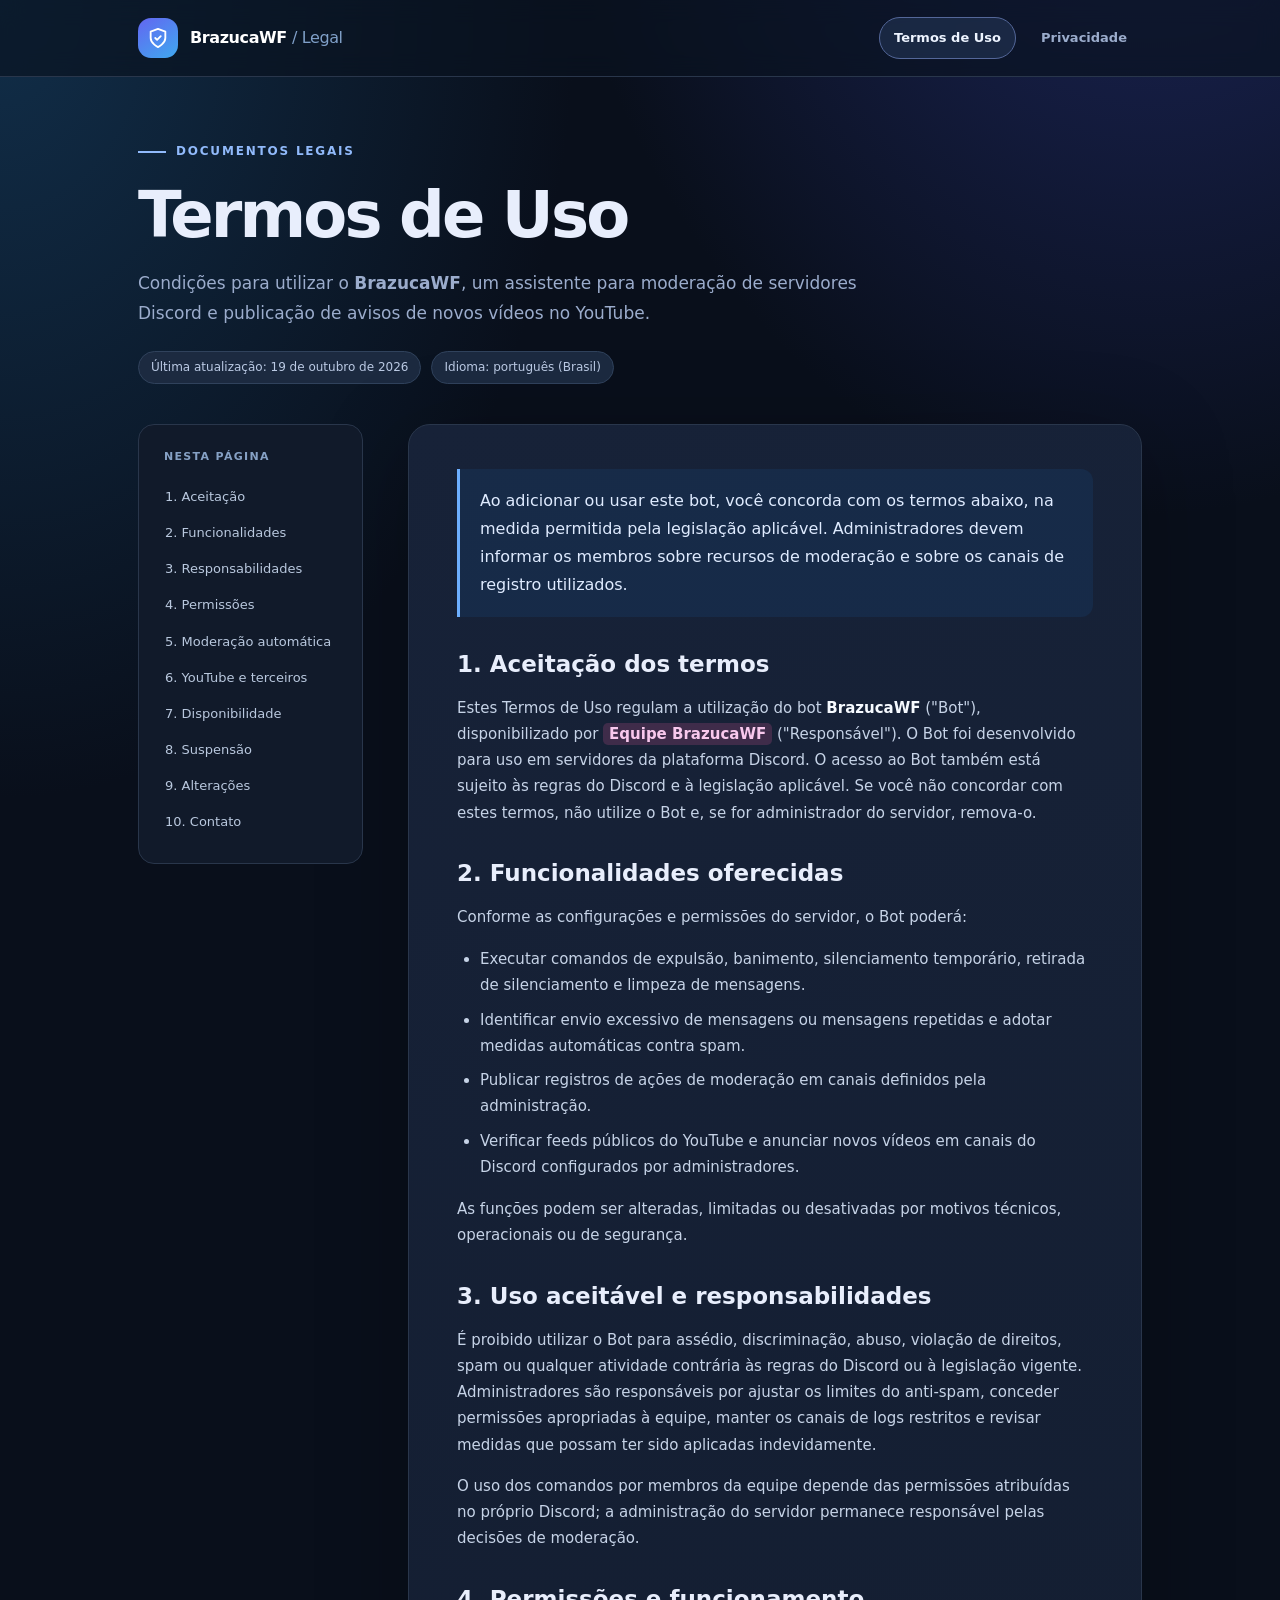
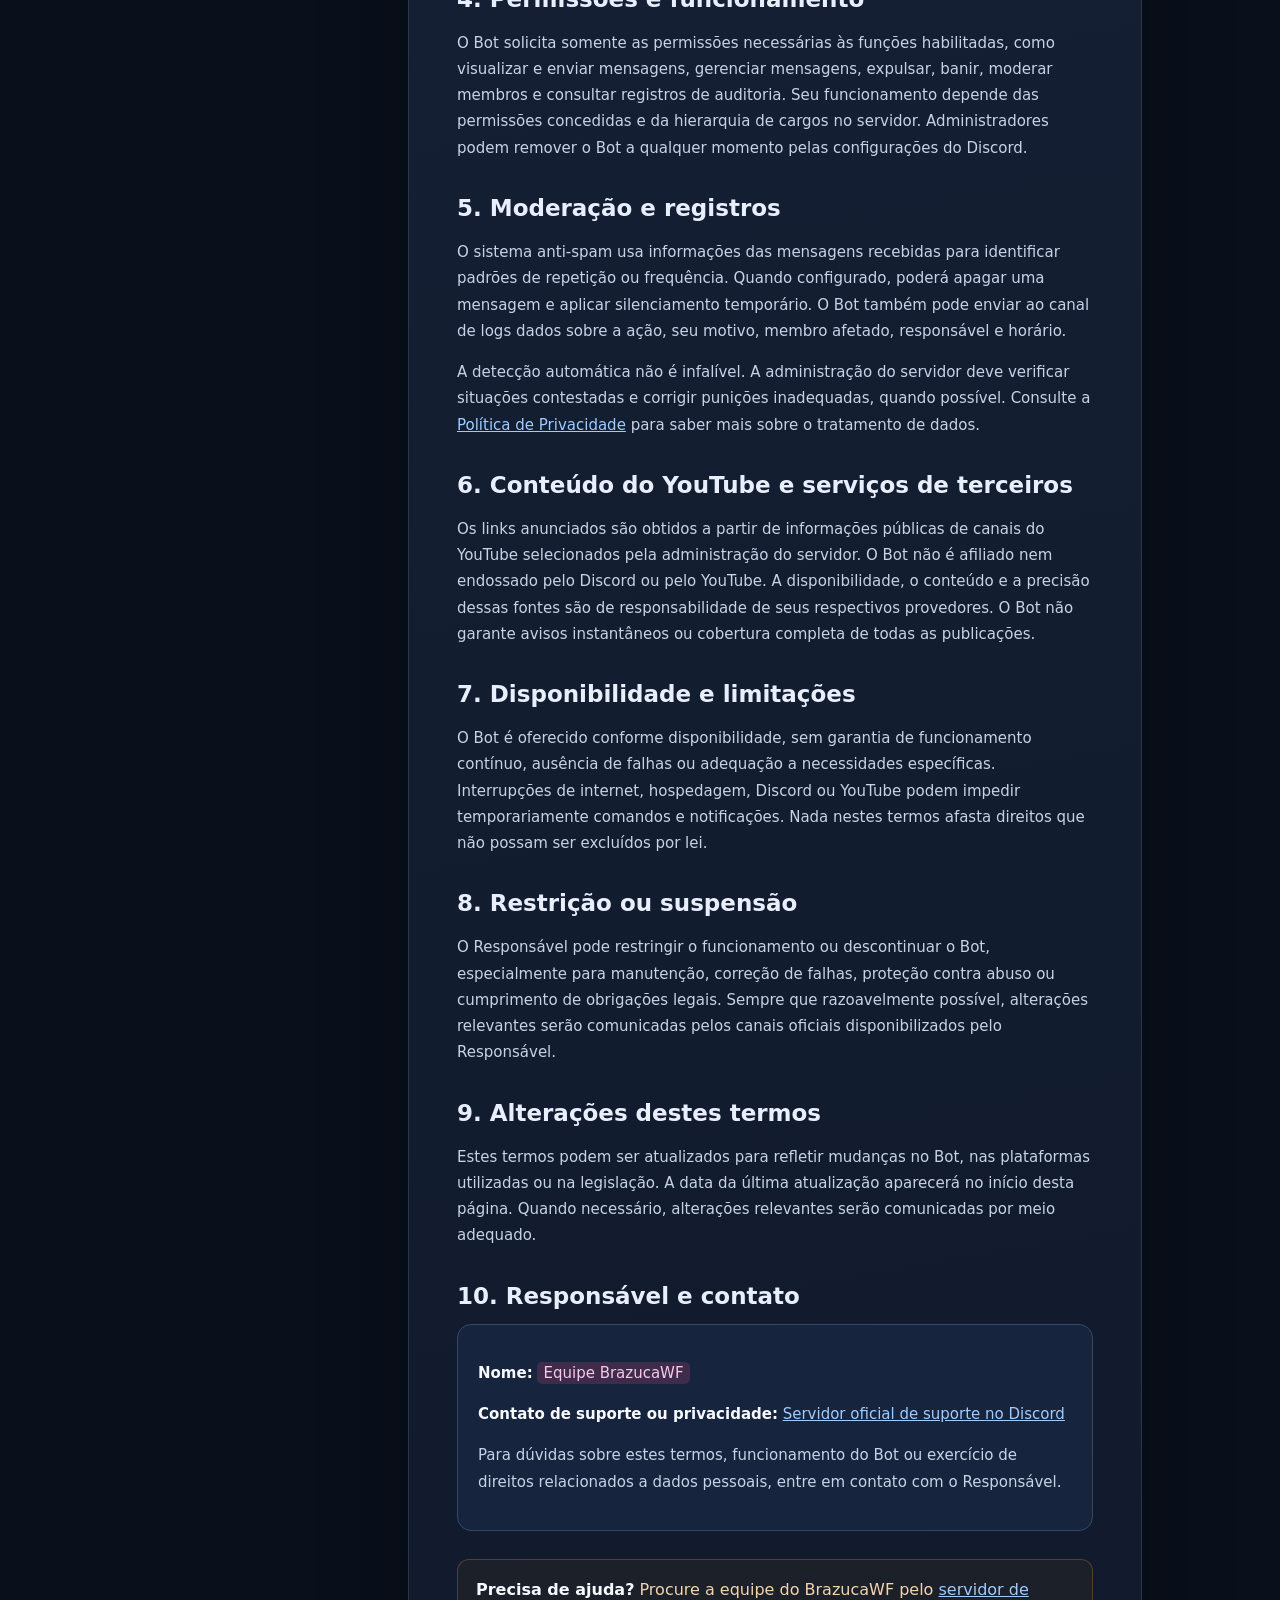
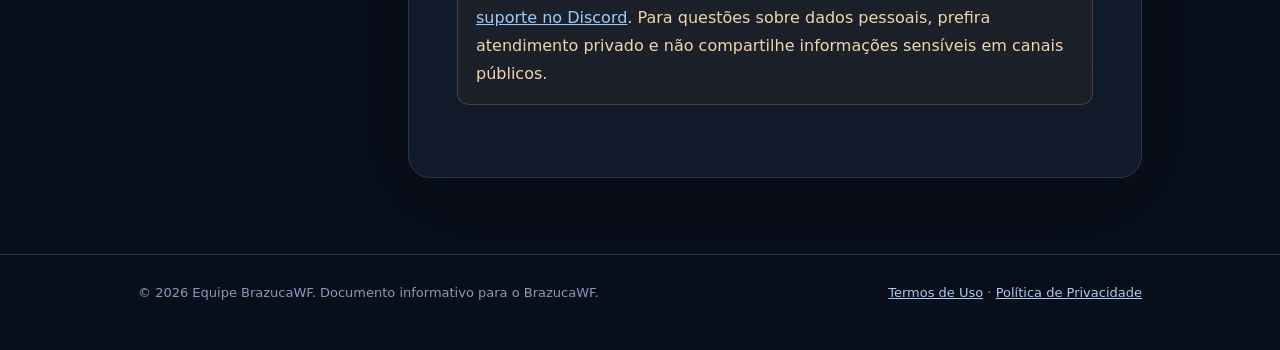
<file: index.html>
<!doctype html>
<html lang="pt-BR">
<head>
  <meta charset="utf-8">
  <meta name="viewport" content="width=device-width,initial-scale=1">
  <meta name="description" content="Termos de Uso do bot de moderação e avisos de novos vídeos do YouTube para Discord.">
  <meta name="robots" content="index,follow">
  <meta name="theme-color" content="#090f1b">
  <title>Termos de Uso | BrazucaWF</title>
  <link rel="stylesheet" href="style.css">
</head>
<body>
  <header><div class="wrap top">
    <a class="brand" href="./" aria-label="Página inicial dos Termos de Uso">
      <span class="brand-icon" aria-hidden="true"><svg viewBox="0 0 24 24" fill="none" stroke="white" stroke-width="2" stroke-linejoin="round" stroke-linecap="round"><path d="M12 22s8-4 8-10V5l-8-3-8 3v7c0 6 8 10 8 10Z"/><path d="m9 12 2 2 4-4"/></svg></span>
      <span><span class="bot-name">BrazucaWF</span> <span style="color:#80a0c9;font-weight:500">/ Legal</span></span>
    </a>
    <nav class="topnav" aria-label="Navegação principal"><a href="./" aria-current="page">Termos de Uso</a><a href="privacidade.html">Privacidade</a></nav>
  </div></header>
  <main class="wrap">
    <div class="hero"><div class="eyebrow">Documentos legais</div><h1>Termos de Uso</h1>
      <p>Condições para utilizar o <strong>BrazucaWF</strong>, um assistente para moderação de servidores Discord e publicação de avisos de novos vídeos no YouTube.</p>
      <div class="meta"><span>Última atualização: 19 de outubro de 2026</span><span>Idioma: português (Brasil)</span></div>
    </div>
    <div class="layout">
      <nav class="toc" aria-label="Índice dos termos"><h2>Nesta página</h2>
        <a href="#aceite">1. Aceitação</a><a href="#servicos">2. Funcionalidades</a><a href="#responsabilidades">3. Responsabilidades</a><a href="#permissoes">4. Permissões</a><a href="#moderacao">5. Moderação automática</a><a href="#youtube">6. YouTube e terceiros</a><a href="#disponibilidade">7. Disponibilidade</a><a href="#suspensao">8. Suspensão</a><a href="#alteracoes">9. Alterações</a><a href="#contato">10. Contato</a>
      </nav>
      <article class="paper">
        <div class="intro">Ao adicionar ou usar este bot, você concorda com os termos abaixo, na medida permitida pela legislação aplicável. Administradores devem informar os membros sobre recursos de moderação e sobre os canais de registro utilizados.</div>
        <section id="aceite"><h2>1. Aceitação dos termos</h2><p>Estes Termos de Uso regulam a utilização do bot <strong>BrazucaWF</strong> ("Bot"), disponibilizado por <strong><span class="replace">Equipe BrazucaWF</span></strong> ("Responsável"). O Bot foi desenvolvido para uso em servidores da plataforma Discord. O acesso ao Bot também está sujeito às regras do Discord e à legislação aplicável. Se você não concordar com estes termos, não utilize o Bot e, se for administrador do servidor, remova-o.</p></section>
        <section id="servicos"><h2>2. Funcionalidades oferecidas</h2><p>Conforme as configurações e permissões do servidor, o Bot poderá:</p><ul><li>Executar comandos de expulsão, banimento, silenciamento temporário, retirada de silenciamento e limpeza de mensagens.</li><li>Identificar envio excessivo de mensagens ou mensagens repetidas e adotar medidas automáticas contra spam.</li><li>Publicar registros de ações de moderação em canais definidos pela administração.</li><li>Verificar feeds públicos do YouTube e anunciar novos vídeos em canais do Discord configurados por administradores.</li></ul><p>As funções podem ser alteradas, limitadas ou desativadas por motivos técnicos, operacionais ou de segurança.</p></section>
        <section id="responsabilidades"><h2>3. Uso aceitável e responsabilidades</h2><p>É proibido utilizar o Bot para assédio, discriminação, abuso, violação de direitos, spam ou qualquer atividade contrária às regras do Discord ou à legislação vigente. Administradores são responsáveis por ajustar os limites do anti-spam, conceder permissões apropriadas à equipe, manter os canais de logs restritos e revisar medidas que possam ter sido aplicadas indevidamente.</p><p>O uso dos comandos por membros da equipe depende das permissões atribuídas no próprio Discord; a administração do servidor permanece responsável pelas decisões de moderação.</p></section>
        <section id="permissoes"><h2>4. Permissões e funcionamento</h2><p>O Bot solicita somente as permissões necessárias às funções habilitadas, como visualizar e enviar mensagens, gerenciar mensagens, expulsar, banir, moderar membros e consultar registros de auditoria. Seu funcionamento depende das permissões concedidas e da hierarquia de cargos no servidor. Administradores podem remover o Bot a qualquer momento pelas configurações do Discord.</p></section>
        <section id="moderacao"><h2>5. Moderação e registros</h2><p>O sistema anti-spam usa informações das mensagens recebidas para identificar padrões de repetição ou frequência. Quando configurado, poderá apagar uma mensagem e aplicar silenciamento temporário. O Bot também pode enviar ao canal de logs dados sobre a ação, seu motivo, membro afetado, responsável e horário.</p><p>A detecção automática não é infalível. A administração do servidor deve verificar situações contestadas e corrigir punições inadequadas, quando possível. Consulte a <a href="privacidade.html">Política de Privacidade</a> para saber mais sobre o tratamento de dados.</p></section>
        <section id="youtube"><h2>6. Conteúdo do YouTube e serviços de terceiros</h2><p>Os links anunciados são obtidos a partir de informações públicas de canais do YouTube selecionados pela administração do servidor. O Bot não é afiliado nem endossado pelo Discord ou pelo YouTube. A disponibilidade, o conteúdo e a precisão dessas fontes são de responsabilidade de seus respectivos provedores. O Bot não garante avisos instantâneos ou cobertura completa de todas as publicações.</p></section>
        <section id="disponibilidade"><h2>7. Disponibilidade e limitações</h2><p>O Bot é oferecido conforme disponibilidade, sem garantia de funcionamento contínuo, ausência de falhas ou adequação a necessidades específicas. Interrupções de internet, hospedagem, Discord ou YouTube podem impedir temporariamente comandos e notificações. Nada nestes termos afasta direitos que não possam ser excluídos por lei.</p></section>
        <section id="suspensao"><h2>8. Restrição ou suspensão</h2><p>O Responsável pode restringir o funcionamento ou descontinuar o Bot, especialmente para manutenção, correção de falhas, proteção contra abuso ou cumprimento de obrigações legais. Sempre que razoavelmente possível, alterações relevantes serão comunicadas pelos canais oficiais disponibilizados pelo Responsável.</p></section>
        <section id="alteracoes"><h2>9. Alterações destes termos</h2><p>Estes termos podem ser atualizados para refletir mudanças no Bot, nas plataformas utilizadas ou na legislação. A data da última atualização aparecerá no início desta página. Quando necessário, alterações relevantes serão comunicadas por meio adequado.</p></section>
        <section id="contato"><h2>10. Responsável e contato</h2><div class="contact"><p><strong>Nome:</strong> <span class="replace">Equipe BrazucaWF</span></p><p><strong>Contato de suporte ou privacidade:</strong> <a href="https://discord.gg/ZfNMDZ8NbP" target="_blank" rel="noopener noreferrer">Servidor oficial de suporte no Discord</a></p><p>Para dúvidas sobre estes termos, funcionamento do Bot ou exercício de direitos relacionados a dados pessoais, entre em contato com o Responsável.</p></div></section>
        <div class="important"><strong>Precisa de ajuda?</strong> Procure a equipe do BrazucaWF pelo <a href="https://discord.gg/ZfNMDZ8NbP" target="_blank" rel="noopener noreferrer">servidor de suporte no Discord</a>. Para questões sobre dados pessoais, prefira atendimento privado e não compartilhe informações sensíveis em canais públicos.</div>
      </article>
    </div>
  </main>
  <footer class="footer"><div class="wrap footerinner"><span>© 2026 Equipe BrazucaWF. Documento informativo para o BrazucaWF.</span><span><a href="./">Termos de Uso</a> · <a href="privacidade.html">Política de Privacidade</a></span></div></footer>
</body></html>
</file>
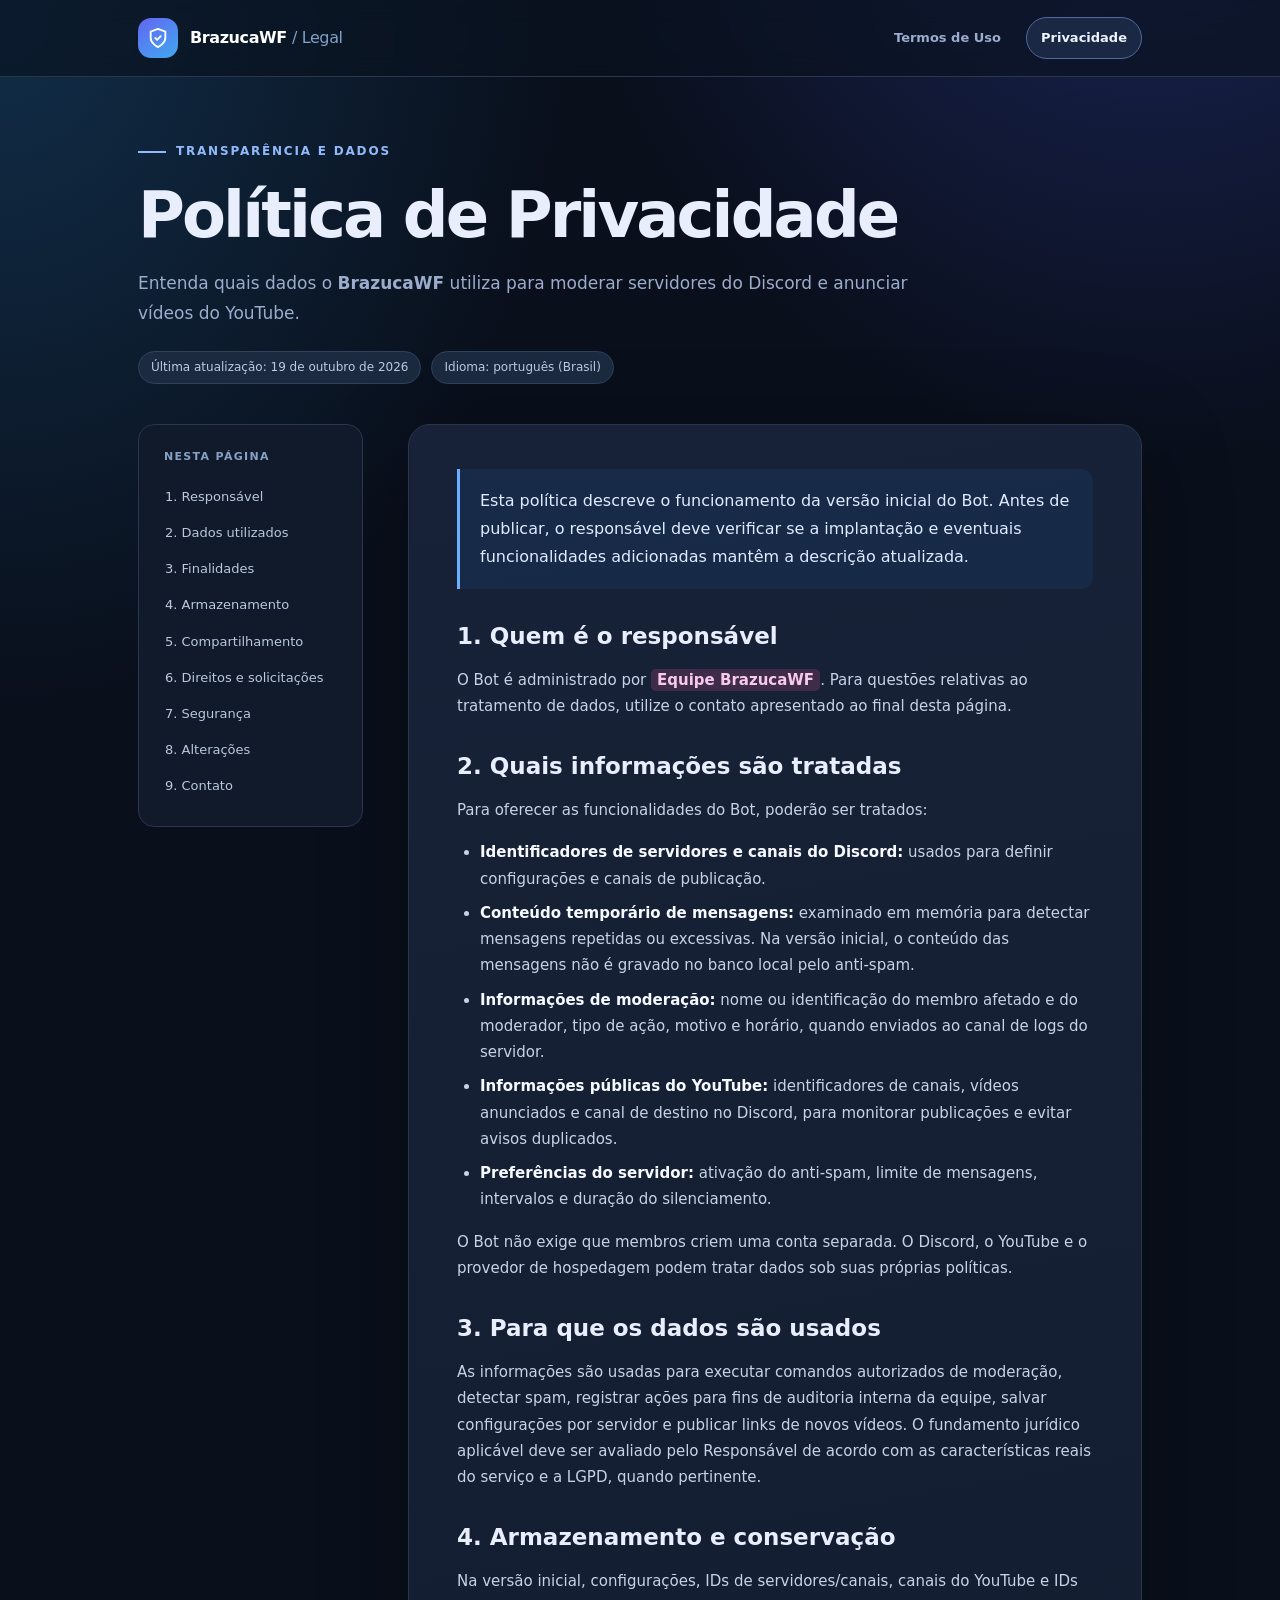
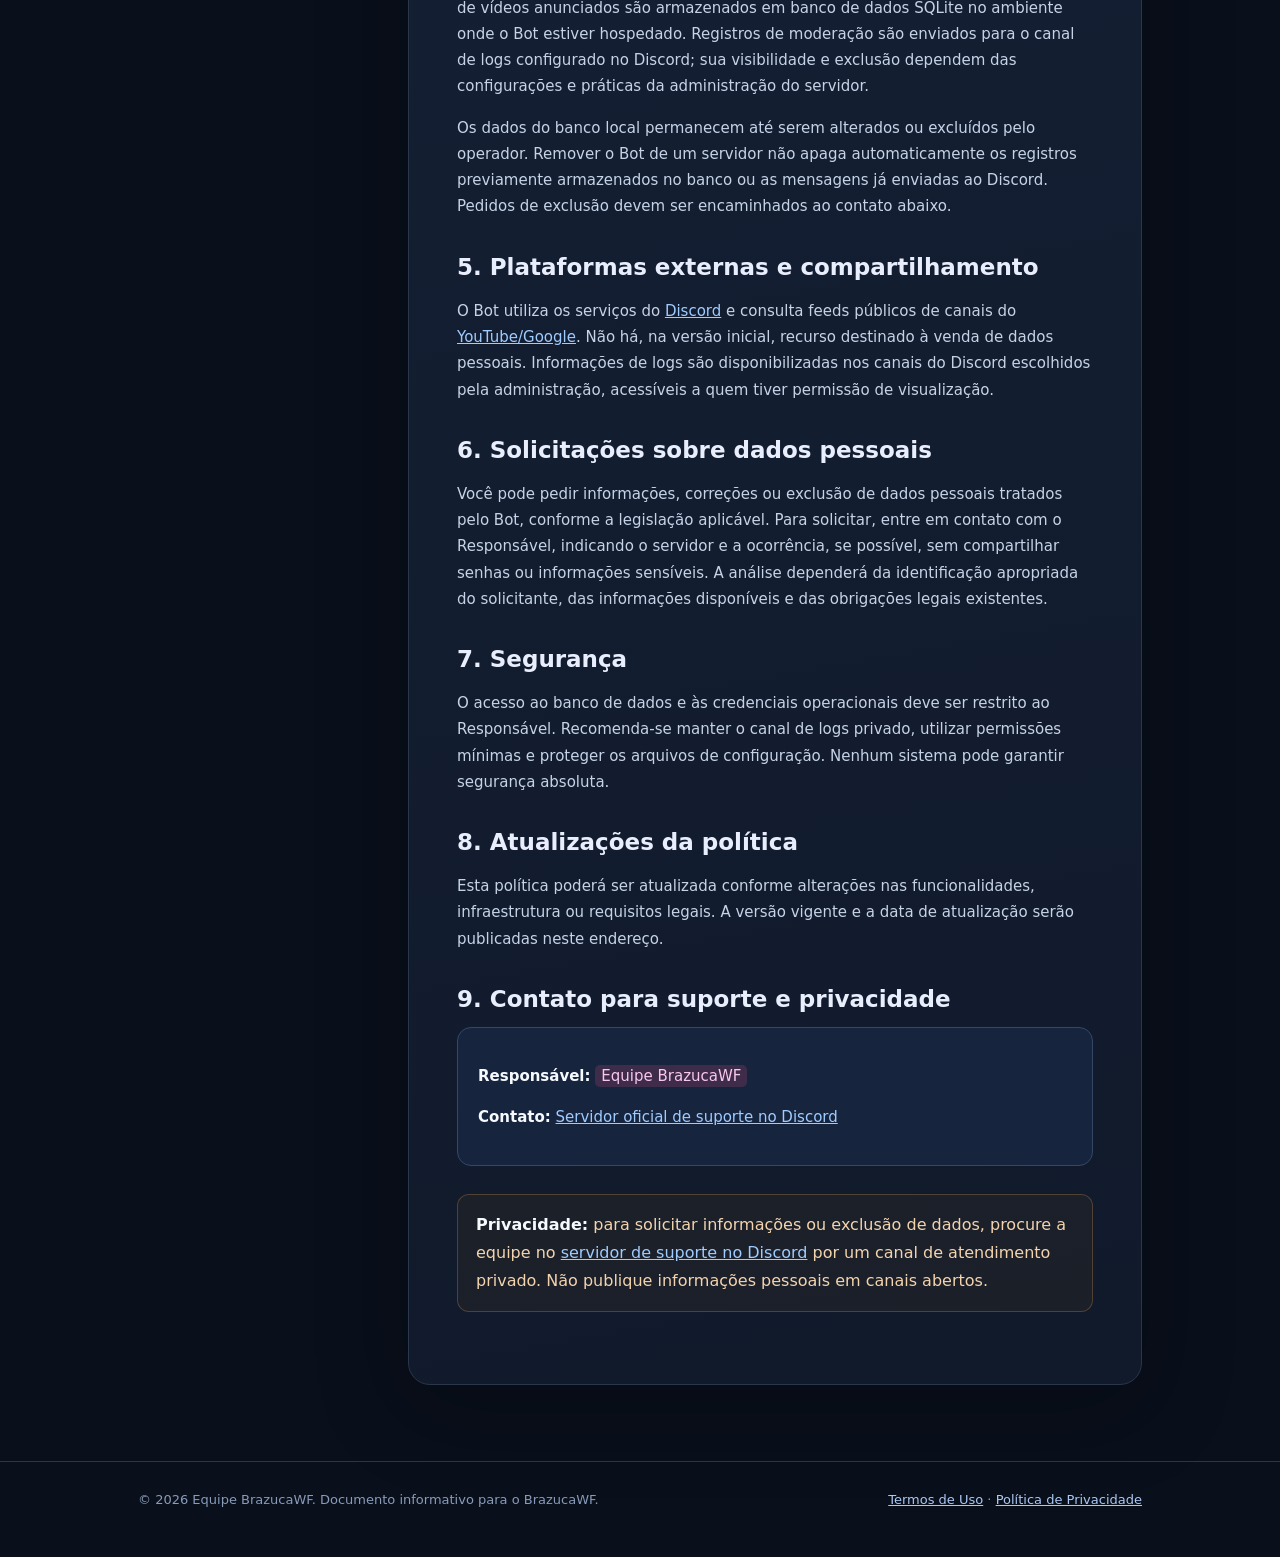
<file: privacidade.html>
<!doctype html>
<html lang="pt-BR"><head><meta charset="utf-8"><meta name="viewport" content="width=device-width,initial-scale=1"><meta name="description" content="Política de Privacidade do bot de moderação e YouTube para Discord."><meta name="robots" content="index,follow"><meta name="theme-color" content="#090f1b"><title>Política de Privacidade | BrazucaWF</title><link rel="stylesheet" href="style.css"></head>
<body><header><div class="wrap top"><a class="brand" href="./"><span class="brand-icon" aria-hidden="true"><svg viewBox="0 0 24 24" fill="none" stroke="white" stroke-width="2" stroke-linejoin="round" stroke-linecap="round"><path d="M12 22s8-4 8-10V5l-8-3-8 3v7c0 6 8 10 8 10Z"/><path d="m9 12 2 2 4-4"/></svg></span><span>BrazucaWF <span style="color:#80a0c9;font-weight:500">/ Legal</span></span></a><nav class="topnav" aria-label="Navegação principal"><a href="./">Termos de Uso</a><a href="privacidade.html" aria-current="page">Privacidade</a></nav></div></header>
<main class="wrap"><div class="hero"><div class="eyebrow">Transparência e dados</div><h1>Política de Privacidade</h1><p>Entenda quais dados o <strong>BrazucaWF</strong> utiliza para moderar servidores do Discord e anunciar vídeos do YouTube.</p><div class="meta"><span>Última atualização: 19 de outubro de 2026</span><span>Idioma: português (Brasil)</span></div></div>
<div class="layout"><nav class="toc" aria-label="Índice da política"><h2>Nesta página</h2><a href="#responsavel">1. Responsável</a><a href="#dados">2. Dados utilizados</a><a href="#finalidades">3. Finalidades</a><a href="#armazenamento">4. Armazenamento</a><a href="#terceiros">5. Compartilhamento</a><a href="#direitos">6. Direitos e solicitações</a><a href="#seguranca">7. Segurança</a><a href="#alteracoes">8. Alterações</a><a href="#contato">9. Contato</a></nav>
<article class="paper"><div class="intro">Esta política descreve o funcionamento da versão inicial do Bot. Antes de publicar, o responsável deve verificar se a implantação e eventuais funcionalidades adicionadas mantêm a descrição atualizada.</div>
<section id="responsavel"><h2>1. Quem é o responsável</h2><p>O Bot é administrado por <strong><span class="replace">Equipe BrazucaWF</span></strong>. Para questões relativas ao tratamento de dados, utilize o contato apresentado ao final desta página.</p></section>
<section id="dados"><h2>2. Quais informações são tratadas</h2><p>Para oferecer as funcionalidades do Bot, poderão ser tratados:</p><ul><li><strong>Identificadores de servidores e canais do Discord:</strong> usados para definir configurações e canais de publicação.</li><li><strong>Conteúdo temporário de mensagens:</strong> examinado em memória para detectar mensagens repetidas ou excessivas. Na versão inicial, o conteúdo das mensagens não é gravado no banco local pelo anti-spam.</li><li><strong>Informações de moderação:</strong> nome ou identificação do membro afetado e do moderador, tipo de ação, motivo e horário, quando enviados ao canal de logs do servidor.</li><li><strong>Informações públicas do YouTube:</strong> identificadores de canais, vídeos anunciados e canal de destino no Discord, para monitorar publicações e evitar avisos duplicados.</li><li><strong>Preferências do servidor:</strong> ativação do anti-spam, limite de mensagens, intervalos e duração do silenciamento.</li></ul><p>O Bot não exige que membros criem uma conta separada. O Discord, o YouTube e o provedor de hospedagem podem tratar dados sob suas próprias políticas.</p></section>
<section id="finalidades"><h2>3. Para que os dados são usados</h2><p>As informações são usadas para executar comandos autorizados de moderação, detectar spam, registrar ações para fins de auditoria interna da equipe, salvar configurações por servidor e publicar links de novos vídeos. O fundamento jurídico aplicável deve ser avaliado pelo Responsável de acordo com as características reais do serviço e a LGPD, quando pertinente.</p></section>
<section id="armazenamento"><h2>4. Armazenamento e conservação</h2><p>Na versão inicial, configurações, IDs de servidores/canais, canais do YouTube e IDs de vídeos anunciados são armazenados em banco de dados SQLite no ambiente onde o Bot estiver hospedado. Registros de moderação são enviados para o canal de logs configurado no Discord; sua visibilidade e exclusão dependem das configurações e práticas da administração do servidor.</p><p>Os dados do banco local permanecem até serem alterados ou excluídos pelo operador. Remover o Bot de um servidor não apaga automaticamente os registros previamente armazenados no banco ou as mensagens já enviadas ao Discord. Pedidos de exclusão devem ser encaminhados ao contato abaixo.</p></section>
<section id="terceiros"><h2>5. Plataformas externas e compartilhamento</h2><p>O Bot utiliza os serviços do <a href="https://discord.com/privacy" rel="noopener noreferrer" target="_blank">Discord</a> e consulta feeds públicos de canais do <a href="https://policies.google.com/privacy" rel="noopener noreferrer" target="_blank">YouTube/Google</a>. Não há, na versão inicial, recurso destinado à venda de dados pessoais. Informações de logs são disponibilizadas nos canais do Discord escolhidos pela administração, acessíveis a quem tiver permissão de visualização.</p></section>
<section id="direitos"><h2>6. Solicitações sobre dados pessoais</h2><p>Você pode pedir informações, correções ou exclusão de dados pessoais tratados pelo Bot, conforme a legislação aplicável. Para solicitar, entre em contato com o Responsável, indicando o servidor e a ocorrência, se possível, sem compartilhar senhas ou informações sensíveis. A análise dependerá da identificação apropriada do solicitante, das informações disponíveis e das obrigações legais existentes.</p></section>
<section id="seguranca"><h2>7. Segurança</h2><p>O acesso ao banco de dados e às credenciais operacionais deve ser restrito ao Responsável. Recomenda-se manter o canal de logs privado, utilizar permissões mínimas e proteger os arquivos de configuração. Nenhum sistema pode garantir segurança absoluta.</p></section>
<section id="alteracoes"><h2>8. Atualizações da política</h2><p>Esta política poderá ser atualizada conforme alterações nas funcionalidades, infraestrutura ou requisitos legais. A versão vigente e a data de atualização serão publicadas neste endereço.</p></section>
<section id="contato"><h2>9. Contato para suporte e privacidade</h2><div class="contact"><p><strong>Responsável:</strong> <span class="replace">Equipe BrazucaWF</span></p><p><strong>Contato:</strong> <a href="https://discord.gg/ZfNMDZ8NbP" target="_blank" rel="noopener noreferrer">Servidor oficial de suporte no Discord</a></p></div></section>
<div class="important"><strong>Privacidade:</strong> para solicitar informações ou exclusão de dados, procure a equipe no <a href="https://discord.gg/ZfNMDZ8NbP" target="_blank" rel="noopener noreferrer">servidor de suporte no Discord</a> por um canal de atendimento privado. Não publique informações pessoais em canais abertos.</div></article></div></main>
<footer class="footer"><div class="wrap footerinner"><span>© 2026 Equipe BrazucaWF. Documento informativo para o BrazucaWF.</span><span><a href="./">Termos de Uso</a> · <a href="privacidade.html">Política de Privacidade</a></span></div></footer>
</body></html>
</file>
<file: style.css>
:root{color-scheme:dark;--bg:#090f1b;--panel:#111b2e;--text:#e8eefc;--muted:#9baccc;--border:#29364b;--accent:#70b3ff}*{box-sizing:border-box}html{scroll-behavior:smooth}body{margin:0;background:radial-gradient(ellipse 70% 35% at 90% -10%,#202a67 0%,transparent 70%),radial-gradient(ellipse 60% 30% at 0% 0%,#112e49 0%,transparent 75%),var(--bg);color:var(--text);font:16px/1.75 system-ui,-apple-system,BlinkMacSystemFont,'Segoe UI',sans-serif;min-height:100vh}a{color:#9fcbff}a:hover{color:#c5e1ff}header{border-bottom:1px solid var(--border);background:#0a1220aa;backdrop-filter:blur(12px)}.wrap{max-width:1060px;margin:auto;padding:0 28px}.top{display:flex;align-items:center;justify-content:space-between;gap:20px;min-height:76px}.brand{display:flex;align-items:center;gap:12px;text-decoration:none;color:#fff;font-weight:780;letter-spacing:-.025em;font-size:16px}.brand-icon{display:grid;place-items:center;width:40px;height:40px;border-radius:13px;background:linear-gradient(145deg,#6366f1,#3fa9ef)}.brand-icon svg{width:22px;height:22px}.topnav{display:flex;gap:10px;flex-wrap:wrap}.topnav a{text-decoration:none;font-size:13px;font-weight:650;padding:9px 14px;border:1px solid transparent;border-radius:999px;color:var(--muted)}.topnav a[aria-current=page]{border-color:#546799;background:#26395a8c;color:#edf4ff}.topnav a:hover{background:#17243a;color:#fff}.hero{padding:64px 0 40px}.eyebrow{color:#91bafb;text-transform:uppercase;font-weight:800;letter-spacing:.15em;font-size:12px;display:flex;align-items:center;gap:10px}.eyebrow:before{content:'';display:block;width:28px;height:2px;background:#91bafb}.hero h1{font-size:clamp(36px,6.4vw,64px);line-height:1.11;letter-spacing:-.045em;margin:18px 0;max-width:820px}.hero p{max-width:770px;color:var(--muted);font-size:17px}.meta{display:flex;flex-wrap:wrap;gap:10px;margin-top:22px}.meta span{font-size:12px;background:#1c2a40;border:1px solid #30425c;border-radius:999px;color:#bbcae4;padding:5px 12px}.layout{display:grid;grid-template-columns:225px minmax(0,1fr);gap:45px;align-items:start;padding-bottom:76px}.toc{position:sticky;top:26px;padding:22px 17px;background:#111a2a;border:1px solid var(--border);border-radius:16px}.toc h2{font-size:11px;letter-spacing:.12em;text-transform:uppercase;color:#86a1c5;margin:0 0 13px;padding:0 8px}.toc a{display:block;text-decoration:none;font-size:13px;line-height:1.4;color:#b9c8de;padding:9px;border-radius:9px}.toc a:hover{background:#22324c;color:white}.paper{min-width:0;background:linear-gradient(170deg,#172238,#101a2b);border:1px solid var(--border);border-radius:22px;box-shadow:0 20px 90px #0004;padding:44px 48px}.intro{padding:18px 20px;background:#17345788;border-left:3px solid #6dafff;border-radius:0 12px 12px 0;margin-bottom:32px;color:#dfebff}.important{padding:16px 18px;background:#49362136;border:1px solid #8d673d7a;border-radius:12px;margin:28px 0;color:#f3d4ae}.paper section{margin-top:32px;scroll-margin-top:32px}.paper h2{font-size:23px;line-height:1.35;margin:0 0 12px}.paper p,.paper li{color:#c6d3e7;font-size:15px}.paper ul{padding-left:23px}.paper li+li{margin-top:8px}.paper strong{color:#f6faff}.contact{background:#17243d;border:1px solid #344866;padding:20px;border-radius:14px}.replace{background:#3f2c4a;color:#f8c8ed;padding:2px 6px;border-radius:5px;overflow-wrap:anywhere}.footer{border-top:1px solid var(--border);padding:27px 0 45px;color:#889bb9;font-size:13px}.footerinner{display:flex;justify-content:space-between;gap:20px;flex-wrap:wrap}.footer a{color:#acc8f3}@media(max-width:760px){.wrap{padding:0 18px}.top{align-items:flex-start;flex-direction:column;gap:5px;padding:17px 0}.hero{padding-top:48px}.layout{display:block}.toc{position:static;margin-bottom:20px}.paper{padding:26px 22px;border-radius:17px}.hero p{font-size:15px}.paper h2{font-size:20px}}
</file>
